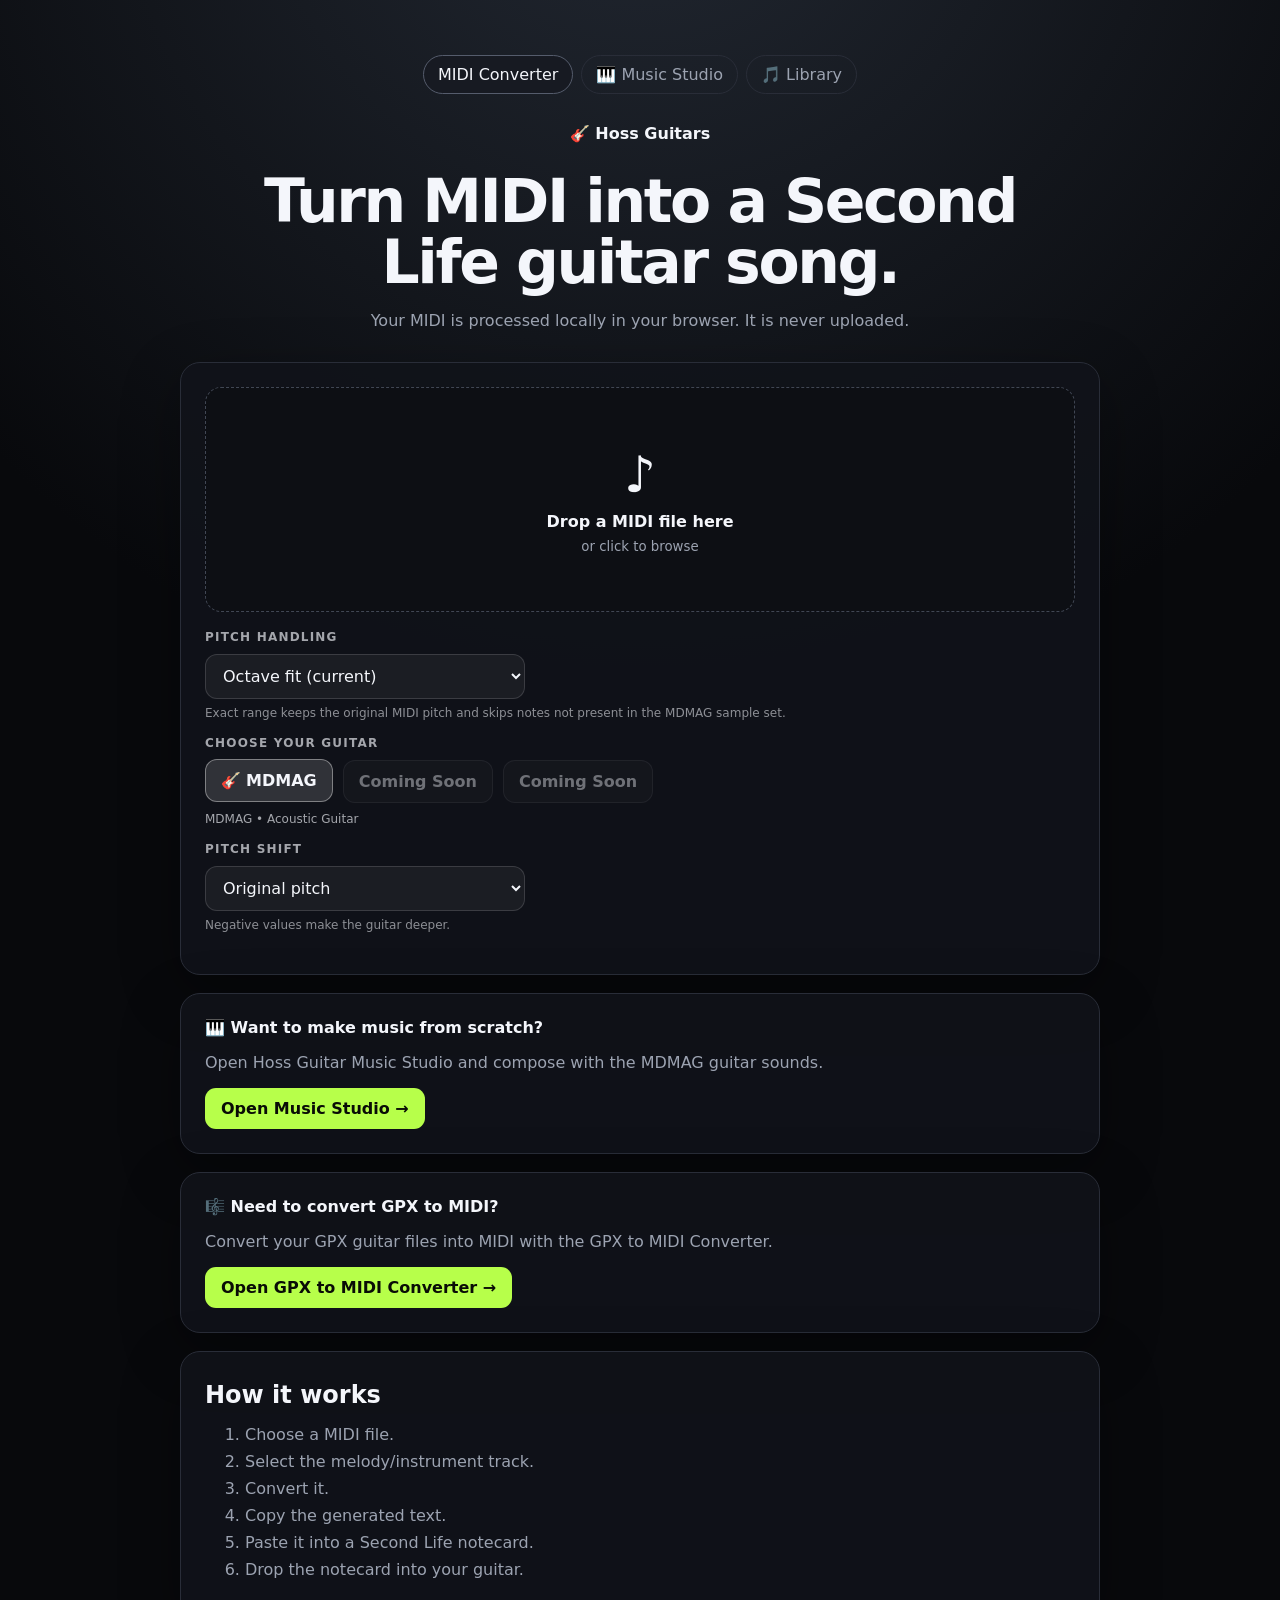
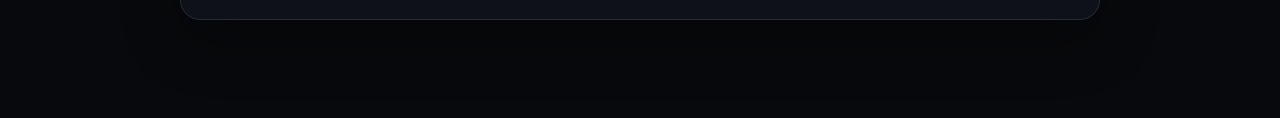
<file: index.html>
<!doctype html>
<html lang="en">
<head>
<meta charset="utf-8">
<meta name="viewport" content="width=device-width,initial-scale=1">
<link
    rel="icon"
    href="data:image/svg+xml,<svg xmlns='http://www.w3.org/2000/svg' viewBox='0 0 100 100'><text y='.9em' font-size='90'>🎸</text></svg>"
>
<title>HOSS Guitars</title>
<link rel="stylesheet" href="style.css">
</head>
<body>
<main class="wrap">
<nav class="site-nav">
    <a href="index.html" class="active">MIDI Converter</a>
    <a href="studio.html">🎹 Music Studio</a>
    <a href="library.html">🎵 Library</a>
  </nav>
<header>
  <div class="logo">🎸 Hoss Guitars</div>
  <h1>Turn MIDI into a Second Life guitar song.</h1>
  <p>Your MIDI is processed locally in your browser. It is never uploaded.</p>
</header>

<section class="card">
  <label class="drop" id="drop">
    <input id="file" type="file" accept=".mid,.midi">
    <span class="music">♪</span>
    <strong>Drop a MIDI file here</strong>
    <small>or click to browse</small>
  </label>
  <div id="info" class="info hidden"></div>

  <div id="tracks" class="hidden">
    <label for="track">Track to convert</label>
    <select id="track"></select>
    <button id="convert">Convert to SL song</button>
  </div>
</section>

<section id="result" class="card hidden">
  <div class="top">
    <div>
      <small class="green">READY FOR SECOND LIFE</small>
      <h2 id="title"></h2>
    </div>
    <button id="copy">Copy song</button>
  </div>
  <div class="stats">
    <div><small>Track</small><b id="sTrack"></b></div>
    <div><small>Events</small><b id="sEvents"></b></div>
    <div><small>Notes</small><b id="sNotes"></b></div>
    <div><small>Tempo</small><b id="sTempo"></b></div>
    <div><small>Duration</small><b id="sDuration"></b></div>
  </div>
  <div id="warning" class="warning hidden"></div>
  <textarea id="output" readonly spellcheck="false"></textarea>
  <div id="status"></div>
</section>

<section class="card studio-link">
  <strong>🎹 Want to make music from scratch?</strong>
  <p>Open Hoss Guitar Music Studio and compose with the MDMAG guitar sounds.</p>
  <a class="studio-button" href="studio.html">Open Music Studio →</a>
</section>

<section class="card studio-link">
  <strong>🎼 Need to convert GPX to MIDI?</strong>
  <p>Convert your GPX guitar files into MIDI with the GPX to MIDI Converter.</p>
  <a class="studio-button" href="https://gpx-to-midi.vercel.app/" target="_blank" rel="noopener noreferrer">Open GPX to MIDI Converter →</a>
</section>

<section class="help">
<h2>How it works</h2>
<ol>
<li>Choose a MIDI file.</li>
<li>Select the melody/instrument track.</li>
<li>Convert it.</li>
<li>Copy the generated text.</li>
<li>Paste it into a Second Life notecard.</li>
<li>Drop the notecard into your guitar.</li>
</ol>
</section>
</main>
<script src="app.js"></script>
</body>
</html>
</file>
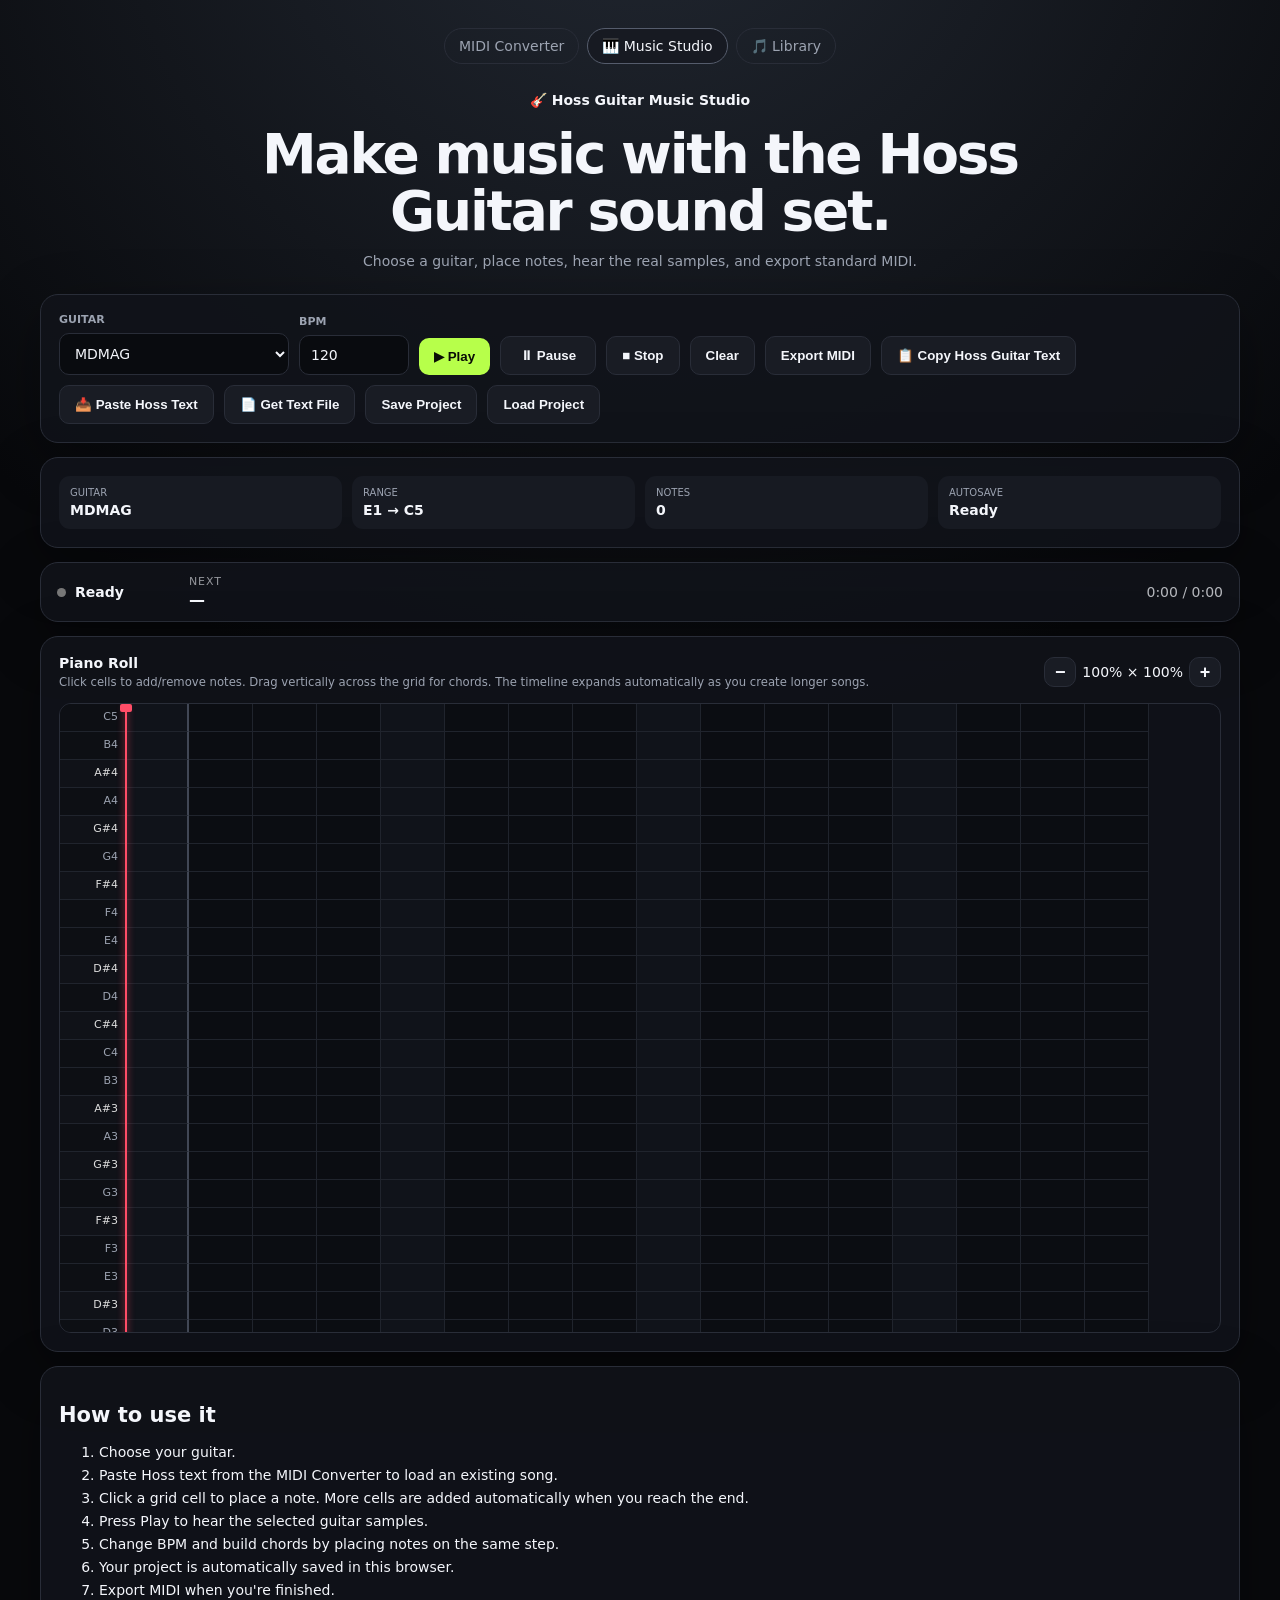
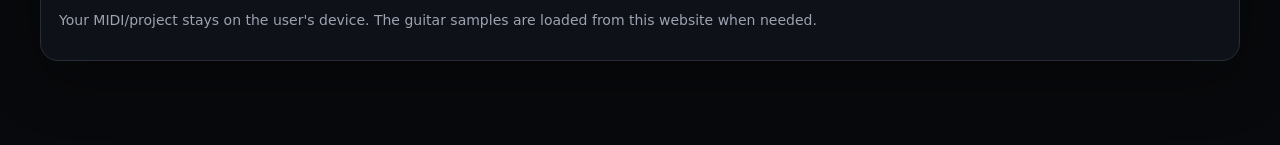
<file: studio.html>
<!doctype html>
<html lang="en">
<head>
<meta charset="utf-8">
<meta name="viewport" content="width=device-width,initial-scale=1">
<title>Hoss Guitar Music Studio</title>
<link
    rel="icon"
    href="data:image/svg+xml,<svg xmlns='http://www.w3.org/2000/svg' viewBox='0 0 100 100'><text y='.9em' font-size='90'>🎹</text></svg>"
>
<link rel="stylesheet" href="studio.css">
</head>
<body>
<main class="wrap">
  <nav class="site-nav">
    <a href="index.html">MIDI Converter</a>
    <a href="studio.html" class="active">🎹 Music Studio</a>
    <a href="library.html">🎵 Library</a>
  </nav>

  <header>
    <div class="logo">🎸 Hoss Guitar Music Studio</div>
    <h1>Make music with the Hoss Guitar sound set.</h1>
    <p>Choose a guitar, place notes, hear the real samples, and export standard MIDI.</p>
  </header>

  <section class="toolbar card">
    <div class="field">
      <label for="guitar">Guitar</label>
      <select id="guitar">
        <option value="mdmag">MDMAG</option>
      </select>
    </div>
    <div class="field small">
      <label for="bpm">BPM</label>
      <input id="bpm" type="number" min="30" max="300" value="120">
    </div>
    <button id="play">▶ Play</button>
    <button id="pause" class="secondary">⏸ Pause</button>
    <button id="stop" class="secondary">■ Stop</button>
    <button id="clear" class="secondary">Clear</button>
    <button id="export" class="secondary">Export MIDI</button>
    <button id="copyHoss" class="secondary">📋 Copy Hoss Guitar Text</button>
    <button id="pasteHoss" class="secondary">📥 Paste Hoss Text</button>
    <button id="downloadHoss" class="secondary">📄 Get Text File</button>
    <button id="save" class="secondary">Save Project</button>
    <button id="load" class="secondary">Load Project</button>
    <input id="projectFile" type="file" accept=".hoss,.json" hidden>
  </section>

  <section id="hossPastePanel" class="card paste-panel hidden">
    <div class="paste-head">
      <div>
        <strong>📋 Import Hoss Guitar Text</strong>
        <small>Paste the text copied from the MIDI Converter or from a Hoss Guitar notecard.</small>
      </div>
      <button id="cancelHoss" class="secondary">Cancel</button>
    </div>

    <textarea
      id="hossTextInput"
      spellcheck="false"
      placeholder="# HOSS GUITAR SONG
# GUITAR=MDMAG
# BPM=120
# FORMAT: time_ms|notes

0|F#3
125|A3
250|F#3
500|C4+E4+G4"></textarea>

    <div class="paste-actions">
      <button id="importHoss">🎹 Load into Piano Roll</button>
      <span class="muted">Notes are snapped to the nearest 1/16-note cell.</span>
    </div>
  </section>

  <section class="card info-row">
    <div><span>Guitar</span><b id="guitarInfo">MDMAG</b></div>
    <div><span>Range</span><b>E1 → C5</b></div>
    <div><span>Notes</span><b id="noteCount">0</b></div>
    <div><span>Autosave</span><b id="saveState">Ready</b></div>
  </section>

  <section class="card playback-card">
    <div class="playback-left">
      <span class="playback-dot" id="playbackDot"></span>
      <span id="playbackState">Ready</span>
    </div>
    <div class="playback-next">
      <span>Next</span>
      <strong id="nextNote">—</strong>
    </div>
    <div class="playback-time" id="playbackTime">0:00 / 0:00</div>
  </section>

  <section class="card piano-card">
    <div class="piano-head">
      <div>
        <strong>Piano Roll</strong>
        <small>Click cells to add/remove notes. Drag vertically across the grid for chords. The timeline expands automatically as you create longer songs.</small>
      </div>
      <div class="zoom">
        <button id="zoomOut" class="secondary">−</button>
        <span id="zoomValue">100% × 100%</span>
        <button id="zoomIn" class="secondary">+</button>
      </div>
    </div>
    <div class="roll-wrap">
      <div class="keys" id="keys"></div>
      <div class="roll" id="roll"><div id="playhead" class="playhead"></div></div>
    </div>
  </section>

  <section class="card help">
    <h2>How to use it</h2>
    <ol>
      <li>Choose your guitar.</li>
      <li>Paste Hoss text from the MIDI Converter to load an existing song.</li>
      <li>Click a grid cell to place a note. More cells are added automatically when you reach the end.</li>
      <li>Press Play to hear the selected guitar samples.</li>
      <li>Change BPM and build chords by placing notes on the same step.</li>
      <li>Your project is automatically saved in this browser.</li>
      <li>Export MIDI when you're finished.</li>
    </ol>
    <p class="muted">Your MIDI/project stays on the user's device. The guitar samples are loaded from this website when needed.</p>
  </section>
</main>
<script src="studio.js"></script>
</body>
</html>
</file>
<file: style.css>
:root {
    color-scheme: dark;
    --bg: #08090c;
    --card: #11131a;
    --line: #292d38;
    --text: #f4f6fb;
    --muted: #9ca3b1;
    --green: #b7ff4a
}

* {
    box-sizing: border-box
}

body {
    margin: 0;
    background: radial-gradient(circle at 50% -10%, #222832, #08090c 45%);
    color: var(--text);
    font: 16px system-ui, -apple-system, Segoe UI, sans-serif
}

.wrap {
    width: min(920px, calc(100% - 32px));
    margin: auto;
    padding: 55px 0 80px
}

header {
    text-align: center;
    margin-bottom: 32px
}

.logo {
    font-weight: 800;
    margin-bottom: 28px
}

h1 {
    font-size: clamp(35px, 6vw, 60px);
    line-height: 1.02;
    letter-spacing: -.04em;
    margin: 0 auto 18px;
    max-width: 850px
}

header p {
    color: var(--muted)
}

.card,
.help {
    background: #11131add;
    border: 1px solid var(--line);
    border-radius: 20px;
    padding: 24px;
    margin-bottom: 18px;
    box-shadow: 0 18px 60px #0005
}

.drop {
    min-height: 225px;
    border: 1.5px dashed #414754;
    border-radius: 16px;
    background: #0d0f14;
    display: flex;
    flex-direction: column;
    align-items: center;
    justify-content: center;
    gap: 8px;
    cursor: pointer;
    margin-bottom: 18px;
}

.drop:hover,
.drop.drag {
    border-color: var(--green);
    background: #12170d
}

.drop input {
    display: none
}

.music {
    font-size: 50px
}

.drop small,
.info,
header p,
.help {
    color: var(--muted)
}

.hidden {
    display: none !important
}

label[for=track] {
    display: block;
    margin: 20px 0 8px;
    color: var(--muted);
    font-size: 12px;
    font-weight: 800;
    text-transform: uppercase
}

select,
textarea {
    width: 100%;
    background: #090b0f;
    color: var(--text);
    border: 1px solid var(--line);
    border-radius: 12px;
    font: inherit
}

select {
    padding: 13px
}

button {
    border: 0;
    border-radius: 11px;
    padding: 12px 18px;
    background: var(--green);
    color: #090c06;
    font-weight: 850;
    cursor: pointer
}

#convert {
    width: 100%;
    margin-top: 14px
}

.top {
    display: flex;
    justify-content: space-between;
    align-items: center;
    gap: 15px
}

.green {
    color: var(--green);
    font-weight: 900;
    letter-spacing: .1em
}

h2 {
    margin: 5px 0 0
}

.stats {
    display: grid;
    grid-template-columns: repeat(5, 1fr);
    gap: 10px;
    margin: 22px 0
}

.stats div {
    background: #171a22;
    border-radius: 12px;
    padding: 12px
}

.stats small {
    display: block;
    color: var(--muted);
    font-size: 10px;
    text-transform: uppercase
}

.stats b {
    display: block;
    margin-top: 5px;
    overflow: hidden;
    text-overflow: ellipsis;
    white-space: nowrap
}

.warning {
    border: 1px solid #5b4242;
    color: #ff9c9c;
    border-radius: 12px;
    padding: 12px;
    margin-bottom: 14px
}

textarea {
    height: 330px;
    padding: 14px;
    font: 13px/1.5 ui-monospace, Consolas, monospace;
    resize: vertical
}

#status {
    text-align: right;
    color: var(--green);
    min-height: 24px;
    padding-top: 8px
}

.help li {
    margin: 8px 0
}

.help h2 {
    color: var(--text)
}

@media(max-width:700px) {
    .stats {
        grid-template-columns: repeat(2, 1fr)
    }

    .top {
        flex-direction: column;
        align-items: stretch
    }

    .top button {
        width: 100%
    }
}
.site-nav {
    display: flex;
    justify-content: center;
    gap: 8px;
    margin: 0 auto 30px;
    flex-wrap: wrap;
}
.site-nav a {
    color: var(--muted);
    text-decoration: none;
    border: 1px solid var(--line);
    padding: 9px 14px;
    border-radius: 999px;
}
.site-nav a.active,
.site-nav a:hover {
    color: var(--text);
    border-color: #555c6c;
    background: #171a22;
}
.studio-link p { color: var(--muted); }
.studio-button {
    display: inline-block;
    background: var(--green);
    color: #090c06;
    text-decoration: none;
    font-weight: 850;
    padding: 11px 16px;
    border-radius: 11px;
}
</file>
<file: studio.css>
:root {
  color-scheme: dark;
  --bg:#08090c; --card:#11131a; --line:#292d38;
  --text:#f4f6fb; --muted:#9ca3b1; --green:#b7ff4a;
}
*{box-sizing:border-box}
body{margin:0;background:radial-gradient(circle at 50% -10%,#222832,#08090c 45%);color:var(--text);font:14px system-ui,-apple-system,Segoe UI,sans-serif}
.wrap{width:min(1200px,calc(100% - 28px));margin:auto;padding:28px 0 70px}
.site-nav{display:flex;justify-content:center;gap:8px;margin-bottom:28px;flex-wrap:wrap}
.site-nav a{color:var(--muted);text-decoration:none;border:1px solid var(--line);padding:9px 14px;border-radius:999px}
.site-nav a.active,.site-nav a:hover{color:var(--text);background:#171a22;border-color:#555c6c}
header{text-align:center;margin-bottom:25px}
.logo{font-weight:850;margin-bottom:18px}
h1{font-size:clamp(32px,5vw,55px);line-height:1.03;letter-spacing:-.04em;margin:0 auto 14px;max-width:850px}
header p{color:var(--muted)}
.card{background:#11131add;border:1px solid var(--line);border-radius:18px;padding:18px;margin-bottom:14px;box-shadow:0 18px 60px #0005}
.toolbar{display:flex;align-items:end;gap:10px;flex-wrap:wrap}
.field{display:flex;flex-direction:column;gap:7px;min-width:230px}
.field.small{min-width:100px;width:110px}
label{font-size:11px;text-transform:uppercase;font-weight:800;color:var(--muted)}
select,input{width:100%;background:#090b0f;color:var(--text);border:1px solid var(--line);border-radius:10px;padding:11px;font:inherit}
button{border:0;border-radius:10px;padding:11px 15px;background:var(--green);color:#090c06;font-weight:850;cursor:pointer}
button.secondary{background:#191c24;color:var(--text);border:1px solid var(--line)}
button:disabled{opacity:.4;cursor:not-allowed}
.info-row{display:grid;grid-template-columns:repeat(4,1fr);gap:10px}
.info-row div{background:#171a22;border-radius:11px;padding:11px}
.info-row span{display:block;color:var(--muted);font-size:10px;text-transform:uppercase}
.info-row b{display:block;margin-top:4px}
.piano-head{display:flex;justify-content:space-between;align-items:center;gap:15px;margin-bottom:14px}
.piano-head small{display:block;color:var(--muted);margin-top:4px}
.zoom{display:flex;align-items:center;gap:6px;white-space:nowrap}
.zoom button{padding:7px 11px}
.roll-wrap{display:grid;grid-template-columns:65px 1fr;max-height:650px;overflow:auto;border:1px solid var(--line);border-radius:12px}
.keys{position:sticky;left:0;z-index:4;background:#0d0f14}
.key{height:28px;padding:6px 7px;border-bottom:1px solid #20242d;font-size:11px;text-align:right;color:var(--muted)}
.key.black{background:#101218;color:#ddd}
.roll{display:grid;grid-template-columns:repeat(16,64px);position:relative;background:#0b0d12}
.cell{height:28px;border-right:1px solid #20242d;border-bottom:1px solid #20242d;cursor:pointer;position:relative}
.cell.beat{background:#10131a}
.cell.bar{border-right:2px solid #414755}
.cell:hover{background:#171b24}
.cell.active{background:var(--green);box-shadow:inset 0 0 0 1px #eaffbf}
.cell.active:hover{background:#d0ff7b}
.muted{color:var(--muted)}
.help li{margin:7px 0}
@media(max-width:700px){.info-row{grid-template-columns:repeat(2,1fr)}.piano-head{align-items:flex-start;flex-direction:column}}

.hidden { display: none !important; }
.paste-panel { margin-top: 0; }
.paste-head {
  display: flex;
  justify-content: space-between;
  align-items: flex-start;
  gap: 15px;
  margin-bottom: 12px;
}
.paste-head small {
  display: block;
  color: var(--muted);
  margin-top: 4px;
}
#hossTextInput {
  width: 100%;
  min-height: 230px;
  resize: vertical;
  font-family: ui-monospace, SFMono-Regular, Consolas, monospace;
  line-height: 1.5;
}
.paste-actions {
  display: flex;
  align-items: center;
  gap: 12px;
  margin-top: 12px;
  flex-wrap: wrap;
}

.playback-card{display:flex;align-items:center;gap:22px;padding:12px 16px}
.playback-left{display:flex;align-items:center;gap:9px;min-width:110px;font-weight:700}
.playback-dot{width:9px;height:9px;border-radius:50%;background:#777}
.playback-dot.playing{background:#42d97b;box-shadow:0 0 0 3px rgba(66,217,123,.14)}
.playback-next{flex:1;min-width:0}
.playback-next span{display:block;font-size:11px;text-transform:uppercase;letter-spacing:.08em;opacity:.58}
.playback-next strong{display:block;font-size:16px;margin-top:2px}
.playback-time{font-variant-numeric:tabular-nums;opacity:.72;white-space:nowrap}
#roll{position:relative}
.playhead{position:absolute;z-index:50;top:0;bottom:0;left:0;width:2px;pointer-events:none;background:#ff4d67;box-shadow:0 0 7px rgba(255,77,103,.8)}
.playhead::before{content:"";position:absolute;top:0;left:-5px;width:12px;height:8px;border-radius:2px;background:#ff4d67}

.roll-wrap{
  overflow-x:auto;
  overflow-y:auto;
  position:relative;
  max-height:70vh;
}
#roll{
  min-width:max-content;
}
#pause{
  min-width:96px;
}

.zoom-controls{
  display:inline-flex;
  align-items:center;
  gap:6px;
  margin-left:10px;
}
.zoom-btn{
  min-width:30px;
  height:30px;
  padding:0 8px;
  font-size:18px;
  line-height:1;
}
#zoomLabel{
  min-width:48px;
  text-align:center;
  font-variant-numeric:tabular-nums;
  opacity:.75;
}

.roll-wrap{overflow-x:auto!important;overflow-y:auto!important;}

.zoom{display:flex;align-items:center;gap:6px;white-space:nowrap}
.zoom button{min-width:32px;padding:7px 11px}
#zoomValue{min-width:52px;text-align:center;font-variant-numeric:tabular-nums}

/* V4 editor zoom + scrolling */
.roll-wrap {
  overflow-x: auto !important;
  overflow-y: auto !important;
  max-height: 650px;
}
.zoom {
  display: inline-flex;
  align-items: center;
  gap: 6px;
  margin-left: 10px;
}
.zoom button {
  min-width: 30px;
  height: 30px;
  padding: 0 8px;
  font-size: 18px;
}
#zoomValue {
  min-width: 52px;
  text-align: center;
  font-variant-numeric: tabular-nums;
}

/* V5 2D editor zoom */
.zoom{
  display:inline-flex;
  align-items:center;
  gap:6px;
  margin-left:10px;
  vertical-align:middle;
}
.zoom button{
  min-width:32px;
  height:30px;
  padding:0 9px;
  font-size:18px;
  line-height:1;
}
#zoomValue{
  min-width:100px;
  text-align:center;
  font-variant-numeric:tabular-nums;
}
.roll-wrap{
  overflow-x:auto !important;
  overflow-y:auto !important;
  max-height:70vh;
}

/* Final stable 2D zoom */
.roll-wrap {
  overflow-x: auto !important;
  overflow-y: auto !important;
  max-height: 70vh !important;
}

/* Keep pitch labels aligned with the zoomed cells */
#keys {
  overflow: hidden;
}
#keys > * {
  box-sizing: border-box;
}
.playhead {
  cursor: ew-resize;
  pointer-events: auto;
}

/* The playhead is draggable; everything else in the roll remains a normal
   piano-roll editing surface. */
#roll .cell {
  position: relative;
  z-index: 1;
}
#roll .playhead {
  z-index: 100;
  pointer-events: auto;
  cursor: ew-resize;
}

/* Dynamic timeline */
.roll-wrap {
  overflow-x: auto !important;
  overflow-y: auto !important;
}
.roll {
  width: max-content;
  min-width: 100%;
}
</file>
